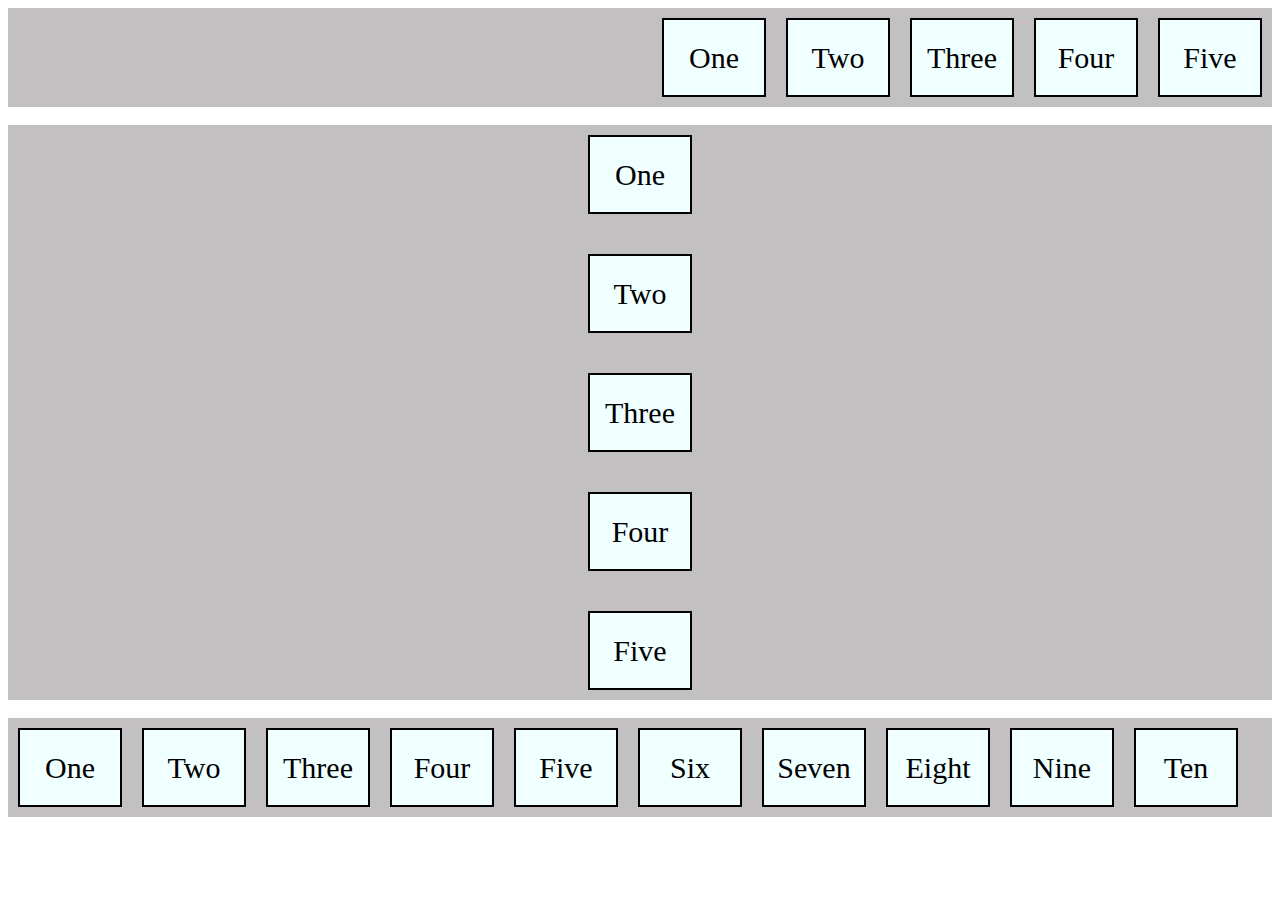
<file: Flexbox assignment/Q02/index.html>
<!DOCTYPE html>
<html lang="en">
<head>
    <meta charset="UTF-8">
    <meta name="viewport" content="width=device-width, initial-scale=1.0">
    <title>Document</title>
    <link rel="stylesheet" href="style.css">
</head>
<body>
    <div class="Box">
        <div>One</div>
        <div>Two</div>
        <div>Three</div>
        <div>Four</div>
        <div>Five</div>
    </div>
    <br/>
    <div class="Box1">
        <div>One</div>
        <div>Two</div>
        <div>Three</div>
        <div>Four</div>
        <div>Five</div>
    </div>
    <br/>
    <div class="Box2">
        <div>One</div>
        <div>Two</div>
        <div>Three</div>
        <div>Four</div>
        <div>Five</div>
        <div>Six</div>
        <div>Seven</div>
        <div>Eight</div>
        <div>Nine</div>
        <div>Ten</div>
    </div>

</body>
</html>
</file>
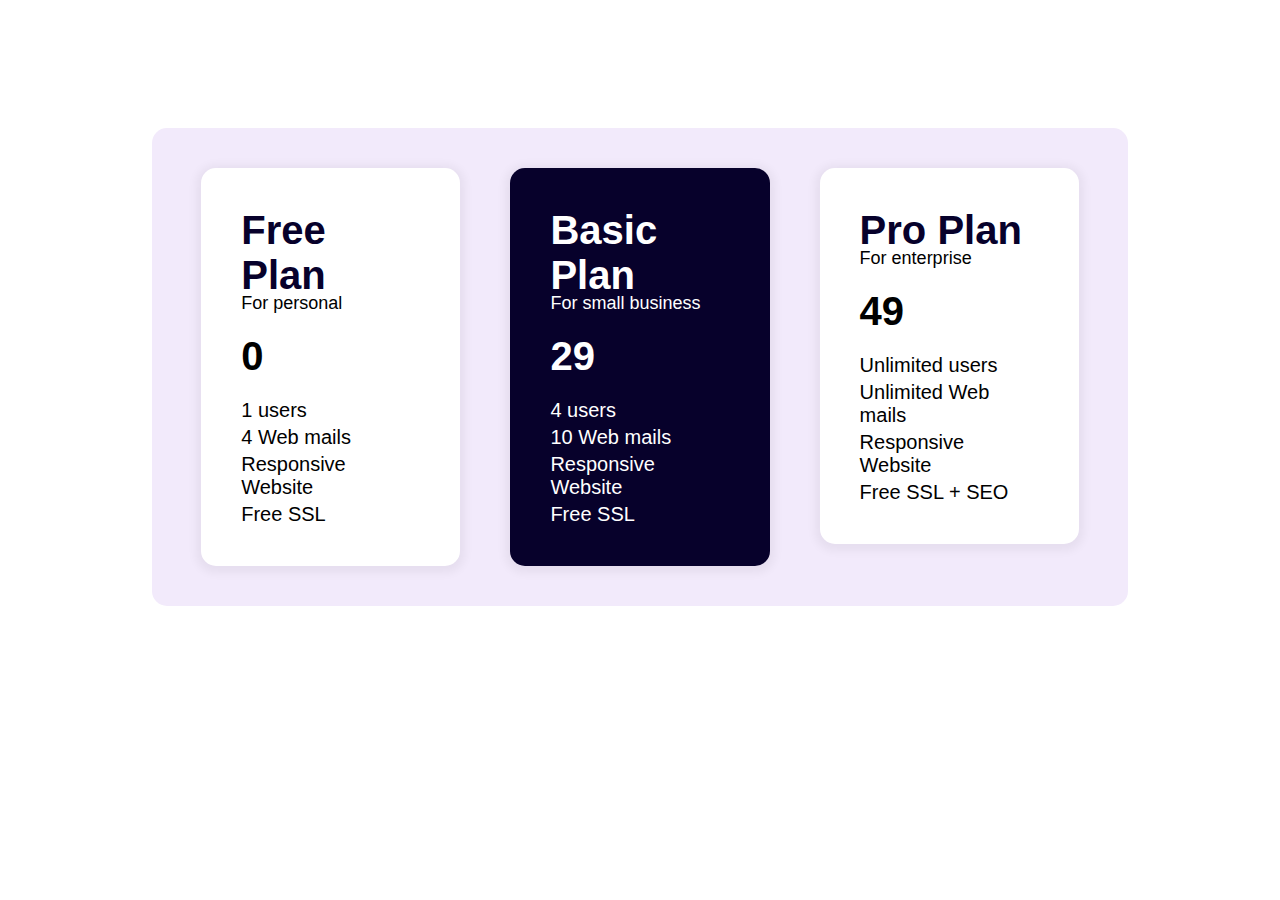
<file: Flexbox assignment/Q04/index.html>
<!DOCTYPE html>
<html lang="en">
<head>
    <meta charset="UTF-8">
    <meta name="viewport" content="width=device-width, initial-scale=1.0">
    <title>Document</title>
    <link rel="stylesheet" href="style.css">
    <link rel="stylesheet" href="https://cdnjs.cloudflare.com/ajax/libs/font-awesome/6.6.0/css/all.min.css" integrity="sha512-Kc323vGBEqzTmouAECnVceyQqyqdsSiqLQISBL29aUW4U/M7pSPA/gEUZQqv1cwx4OnYxTxve5UMg5GT6L4JJg==" crossorigin="anonymous" referrerpolicy="no-referrer" />
</head>
<body>
    <div class="wrapper">
        <div class="First">
            <div class="Plan">
                <b>Free Plan</b>
                <span>For personal</span>
            </div>
            <h1><i class="fa-regular fa-dollar-sign"></i>0</h1>
            <div class="features">
                <div><i class="fa-solid fa-circle-check"></i> 1 users</div>
                <div><i class="fa-solid fa-circle-check"></i> 4 Web mails</div>
                <div><i class="fa-solid fa-circle-check"></i> Responsive Website</div>
                <div><i class="fa-solid fa-circle-check"></i> Free SSL</div>
            </div>
        </div>
        <div class="middle">
            <div class="Plan">
                <b>Basic Plan</b>
                <span>For small business</span>
            </div>
            <h1><i class="fa-regular fa-dollar-sign"></i>29</h1>
            <div class="features">
                <div><i class="fa-solid fa-circle-check"></i>  4 users</div>
                <div><i class="fa-solid fa-circle-check"></i>  10 Web mails</div>
                <div><i class="fa-solid fa-circle-check"></i>  Responsive Website</div>
                <div><i class="fa-solid fa-circle-check"></i>  Free SSL</div>
            </div>
        </div>
        <div class="First">
            <div class="Plan">
                <b>Pro Plan</b>
                <span>For enterprise</span>
            </div>
            <h1><i class="fa-regular fa-dollar-sign"></i>49</h1>
            <div class="features">
                <div><i class="fa-solid fa-circle-check"></i> Unlimited users</div>
                <div><i class="fa-solid fa-circle-check"></i> Unlimited Web mails</div>
                <div><i class="fa-solid fa-circle-check"></i> Responsive Website</div>
                <div><i class="fa-solid fa-circle-check"></i> Free SSL + SEO</div>
            </div>
        </div>
    </div>
</body>
</html>
</file>
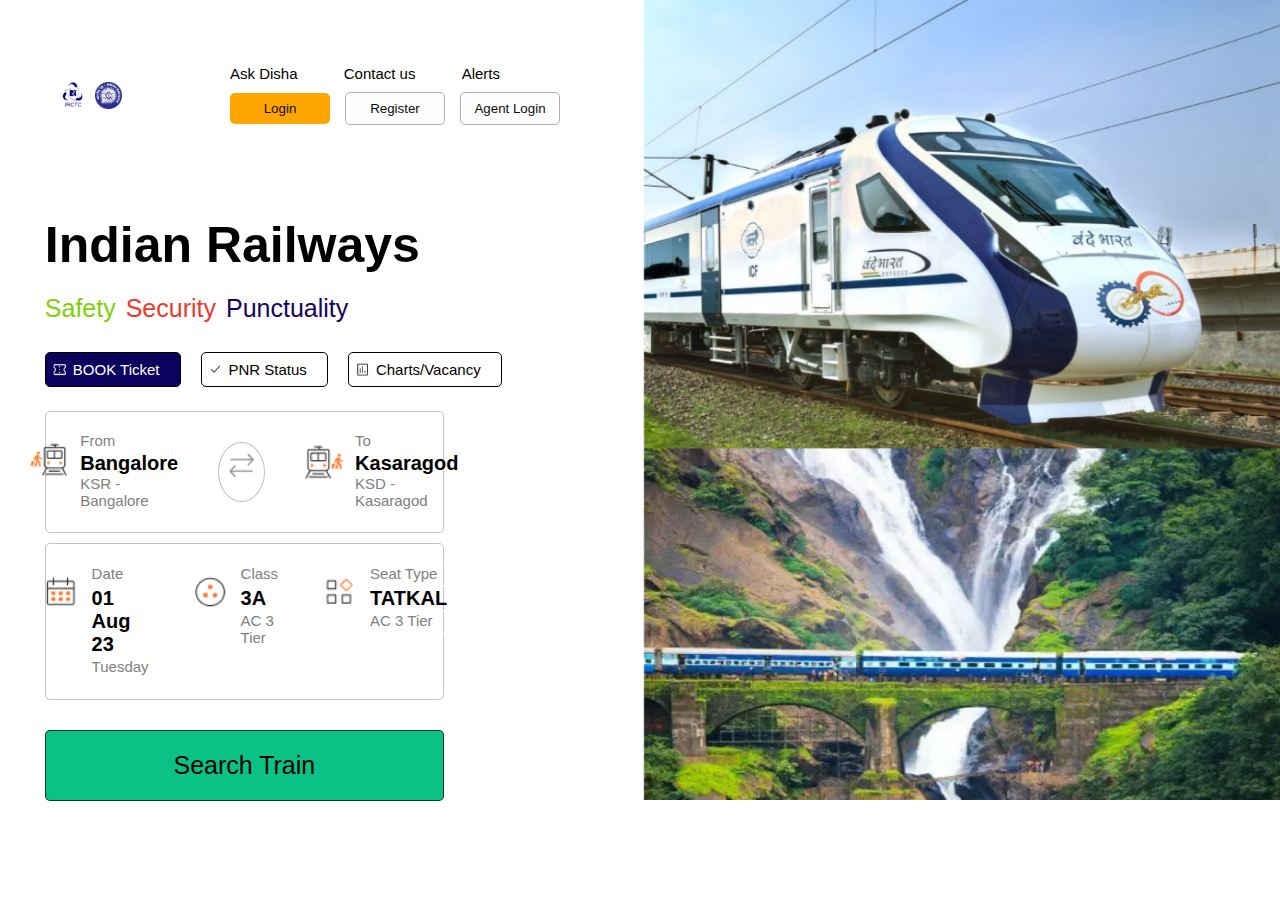
<file: Flexbox assignment/Q05/index.html>
<!DOCTYPE html>
<html lang="en">
<head>
    <meta charset="UTF-8">
    <meta name="viewport" content="width=device-width, initial-scale=1.0">
    <title>Document</title>
    <link rel="stylesheet" href="style.css">
    <link rel="stylesheet" href="https://cdnjs.cloudflare.com/ajax/libs/font-awesome/6.6.0/css/all.min.css" integrity="sha512-Kc323vGBEqzTmouAECnVceyQqyqdsSiqLQISBL29aUW4U/M7pSPA/gEUZQqv1cwx4OnYxTxve5UMg5GT6L4JJg==" crossorigin="anonymous" referrerpolicy="no-referrer" />
</head>
<body>
    <div class="wrapper">
        <div class="leftside">
            <div class="header">
                <div class="logo">
                    <img src="IRCTC-logo.png" alt="logo" class="logo1">
                    <img src="indian railway.png" alt="railway logo" class="logo2">
                </div>
                <div class="header_right">
                    <ul class="right_top">
                        <li>Ask Disha</li>
                        <li>Contact us</li>
                        <li>Alerts</li>
                    </ul>
                    <div class="right_bottom">
                        <button style="background-color: orange; border: 0cap;">Login</button>
                        <button>Register</button>
                        <button>Agent Login</buttton>
                    </div>
                </div>
            </div>
            <div class="body">
                <div class="body_header">
                    <h1>Indian Railways</h1>
                    <ul class="text">
                        <li class="text1">Safety</li>
                        <li class="text2">Security</li>
                        <li class="text3">Punctuality</li>
                    </ul>
                </div>
                <div class="body_content">
                    <div class="content_bar">
                        <ul>
                            <li class="bookticket">
                            <img src="bookticket.png" alt="">
                            <p>BOOK Ticket</p>
                            </li>
                            <li>
                            <img src="tick.png" alt="">
                            <p> PNR Status</p>
                            </li>
                            <li>
                            <img src="chart.png" alt="">
                            <p> Charts/Vacancy</p>
                            </li>
                        </ul>
                    </div>
                    <div class="bar">
                        <div class="bar1">
                            <div class="from">
                                <div>
                                    <img src="from train.png" alt="from_train" class="from_logo">
                                </div>
                                <div>
                                    <div class="items" style="color: grey; padding-bottom: 3px;">From <i class="fa-solid fa-angle-down"></i></div>
                                    <div class="items" style="font-size: 20px;"><b>Bangalore</b></div>
                                    <div class="items" style="color: grey; padding-bottom: 3px;">KSR - Bangalore</div>
                                </div>
                            </div>
                            <div class="middle">
                                <img src="Vector.png" alt="arrow" class="arrow_logo">
                            </div>
                            <div class="To">
                                <div>
                                    <img src="to tarin.png" alt="to" class="to_logo">
                                </div>
                                <div>
                                    <div class="items" style="color: grey; padding-bottom: 3px;">To <i class="fa-solid fa-angle-down"></i></div>
                                    <div class="items" style="font-size: 20px;"><b>Kasaragod</b></div>
                                    <div class="items" style="color: grey; padding-bottom: 3px;">KSD - Kasaragod</div>
                                </div>
                            </div>
                        </div>
                        <div class="bar2">
                            <div class="date">
                                <div>
                                    <img src="calender.png" alt="date" class="calender_logo">
                                </div>
                                <div>
                                    <div class="items" style="color: grey; padding-bottom: 3px;">Date <i class="fa-solid fa-angle-down"></i></div>
                                    <div class="items" style="font-size: 20px;"><b>01 Aug 23</b></div>
                                    <div class="items" style="color: grey; padding-bottom: 3px;">Tuesday</div>
                                </div>
                            </div>
                            <div class="class">
                                <div>
                                    <img src="load.png" alt="class" class="class_logo">
                                </div>
                                <div>
                                    <div class="items" style="color: grey; padding-bottom: 3px;">Class <i class="fa-solid fa-angle-down"></i></div>
                                    <div class="items" style="font-size: 20px;"><b>3A</b></div>
                                    <div class="items" style="color: grey; padding-bottom: 3px;">AC 3 Tier</div>
                                </div>
                            </div>
                            <div class="seat_type">
                                <div>
                                    <img src="seat.png" alt="seat" class="seat_logo">
                                </div>
                                <div>
                                    <div class="items" style="color: grey; padding-bottom: 3px;">Seat Type <i class="fa-solid fa-angle-down"></i></div>
                                    <div class="items" style="font-size: 20px;"><b>TATKAL</b></div>
                                    <div class="items" style="color: grey; padding-bottom: 3px;">AC 3 Tier</div>
                                </div>
                            </div>
                        </div>
                    </div>
                    <div class="button">
                        <div>Search Train  <i class="fa-solid fa-arrow-right"></i></div>
                    </div>
                </div>
            </div>
        </div>
        <div class="rightside">
            <img src="image (8).png" alt="image" class="bg">
        </div>
    </div>
</body>
</html>
</file>
<file: Flexbox assignment/Q02/style.css>
.Box{
    display: flex;
    flex-direction: row;
    background-color: rgb(194, 192, 192);
    justify-content: end;
}
.Box > div{
    border: 2px solid black; 
    background-color: azure;
    width: 100px;
    margin: 10px;
    text-align: center;
    line-height: 75px;
    font-size: 30px;
}
.Box1{
    display: flex;
    flex-direction: column;
    background-color: rgb(194, 192, 192);
    gap:20px;
    align-items: center ;
}
.Box1 > div{
    border: 2px solid black; 
    background-color: azure;
    width: 100px;
    margin: 10px;
    text-align: center;
    line-height: 75px;
    font-size: 30px;
}
.Box2{
    display: flex;
    flex-wrap: wrap;
    background-color: rgb(194, 192, 192); 
}
.Box2 > div{
    border: 2px solid black; 
    background-color: azure;
    width: 100px;
    margin: 10px;
    text-align: center;
    line-height: 75px;
    font-size: 30px;
}
</file>
<file: Flexbox assignment/Q04/style.css>
*{
    margin: 0px;
    padding:0px;
}
body{
    font-family: sans-serif;
}
.wrapper{
    display: flex;
    flex-wrap: wrap;
    justify-content: center;
    background-color: rgb(242, 234, 251);
    border-radius: 15px;
    gap:50px;
    padding: 40px ;
    width:70%;
    margin: 10% auto;
}
.wrapper>.First{
    width:20%;
    height: 25%;
    background-color: rgb(255, 255, 255);
    border-radius: 15px;
    padding: 40px;
    box-shadow: 0px 2px 10px 5px rgba(0,0,0,0.05);
}
.wrapper>.First>.Plan>b{
    display: block;
    font-size: 40px;
    color: rgb(7, 1, 43);;
    margin-bottom: -5px;
}
.wrapper>.First>.Plan>span{
    font-size: 18px;
}
.wrapper .First h1{
    font-size: 40px;
    padding: 20px 0px 20px 0px;
}
.wrapper>.First>.features{
    display: flex;
    flex-direction: column;
    gap: 4px;
}
.wrapper>.First>.features>div{
    font-size: 20px;
}
.wrapper>.middle{
    width: 20%;
    height: 25%;
    background-color: rgb(7, 1, 43);
    border-radius: 15px;
    padding: 40px;
    box-shadow: 0px 2px 10px 5px rgba(0,0,0,0.05);
}

.wrapper>.middle{
    color: white;
    display: block;
}
.wrapper>.middle>.Plan>b{
    display: block;
    font-size: 40px;
    margin-bottom: -5px;
}
.wrapper>.middle>.Plan>span{
    font-size: 18px;
}
.wrapper .middle h1{
    font-size: 40px;
    padding: 20px 0px 20px 0px;
}
.wrapper>.middle>.features>div{
    font-size: 20px;
}
.wrapper>.middle>.features{
    display: flex;
    flex-direction: column;
    gap: 4px;
}
</file>
<file: Flexbox assignment/Q05/style.css>
*{
    margin: 0%;
    padding:0%;
}
body{
    font-family: sans-serif;
}
.wrapper{
    display: flex;
    width: 100%;
}
.wrapper>.leftside>.header{
    display: flex;
    justify-content: space-between;
    align-items: center;
    padding: 50px;
    height: 10vh;

}
.wrapper>.leftside>.header>.logo{
    display: flex;
}
.wrapper>.leftside>.header>.logo>.logo1{
    width: 25%;
    height: 60%;
}
.wrapper>.leftside>.header>.logo>.logo2{
    width: 15%;
    height: 50%;
}
.wrapper>.leftside>.header>.header_right{
    display: flex;
    flex-direction: column;
}
.wrapper>.leftside>.header>.header_right>.right_top{
    list-style-type: none;
    display: flex;
    float: left;
    justify-content: space-between;
    gap: 40px;
    align-items: center ;
    margin-right: 25%;
}
.wrapper>.leftside>.header>.header_right>.right_top>li{
    font-size: 15px;
}
.wrapper>.leftside>.header>.header_right>.right_top>div{
    padding: 15px;
}
.wrapper>.leftside>.header>.header_right>.right_bottom{
    display: flex;
    justify-content: space-between;
    gap: 15px;
    align-items: center;
    font-weight: bold;
    margin-right: 30px;
    padding-top: 10px;
}
.wrapper>.leftside>.header>.header_right>.right_bottom>button{
    padding: 8px 8px ;
    border: 1px solid rgb(180, 174, 174);
    color: #0c0b0b;
    background-color: #fefefe;
    border-radius: 5px;
    width: 100px;
}
.wrapper .body {
    display: flex;
    flex-direction: column;
    padding-left: 7%;
    font-size: 25px;
    margin-top: 4%;
}
.wrapper .body .body_header .text{
    font-size: 25px;
    list-style-type: none;
    display: flex;
    gap:10px;
    padding-top: 20px;
}
.wrapper .body .body_header .text .text1{
    color:rgb(127, 208, 6)
}
.wrapper .body .body_header .text .text2{
    color:rgb(236, 58, 46)
}
.wrapper .body .body_header .text .text3{
    color:rgb(23, 5, 89)
}

.wrapper .leftside .body .body_content .content_bar
{
    display: flex;
    flex-direction: row;
    width:100%;
    gap: 20px;
}
.wrapper .leftside .body .body_content .content_bar ul{
    list-style-type: none;
    display: flex;
    flex-direction: row;
    width: 100%;
    gap: 20px;
}
.wrapper .leftside .body .body_content .content_bar ul li{
    display: flex;
    gap: 6px;
    padding: 8px 20px 8px 6px;
    border: 1px solid black;
    margin-top: 5%;
    margin-bottom: 4%;
    border-radius: 5px;
}
.wrapper .leftside .body .body_content .content_bar .bookticket{
    background-color: rgb(10, 2, 92);
    color: #fefefe;
}
.wrapper .leftside .body .body_content .content_bar ul li p{
    font-size: 15px;
    
}
.wrapper .leftside .body .body_content .content_bar ul li img{
    width: 15px;
}
.wrapper .leftside .body .body_content .bar{
    display: flex;
    flex-direction: column;
    gap: 10px;
}
.wrapper .leftside .body .body_content .bar .bar1{
    display: flex;
    border: 1px solid rgb(197, 194, 194);
    border-radius: 5px;
    padding: 20px;
    width: 60%;
    height: 100%;
    justify-content: center;
    gap: 40px;
}
.wrapper .leftside .body .body_content .bar .bar1 .from{
    display: flex;
    gap: 10px;
}
.wrapper .leftside .body .body_content .bar .bar1 .from_logo{
    width: 40px;
    margin-top: 8px;
}
.wrapper .leftside .body .body_content .bar .bar1 .items{
    font-size: 15px;
    text-align: left;
}
.wrapper .leftside .body .body_content .bar .bar1 .middle{
    border: 1px solid rgba(180, 178, 178, 0.8);
    padding: 10px;
    margin-top: 10px;
    margin-bottom: 10px;
    border-radius: 60%;
}
.wrapper .leftside .body .body_content .bar .bar1 .arrow_logo{
    width: 25px;
    height:25px;
}
.wrapper .leftside .body .body_content .bar .bar1 .To{
    display: flex;
    gap: 10px;
}
.wrapper .leftside .body .body_content .bar .bar1 .to_logo{
    width: 40px;
    margin-top: 10px;
}
.wrapper .leftside .body .body_content .bar .bar2{
    display: flex;
    border: 1px solid rgb(197, 194, 194);
    border-radius: 5px;
    padding: 20px;
    width: 60%;
    height: 100%;
    justify-content: center;
    gap: 40px;
}
.wrapper .leftside .body .body_content .bar .bar2 .date{
    display: flex;
    gap: 10px;
}
.wrapper .leftside .body .body_content .bar .bar2 .calender_logo{
    width: 40px;
    margin-top: 8px;
}
.wrapper .leftside .body .body_content .bar .bar2 .items{
    border:1px solid rgba(255, 255, 255, 0.8);
    font-size: 15px;
    text-align: left;
}
.wrapper .leftside .body .body_content .bar .bar2 .class{
    display: flex;
    gap: 10px;
}
.wrapper .leftside .body .body_content .bar .bar2 .class_logo{
    width: 40px;
    margin-top: 8px;
}
.wrapper .leftside .body .body_content .bar .bar2 .items{
    border:1px solid rgba(255, 255, 255, 0.8);
    font-size: 15px;
    text-align: left;
}
.wrapper .leftside .body .body_content .bar .bar2 .seat_type{
    display: flex;
    gap: 10px;
}
.wrapper .leftside .body .body_content .bar .bar2 .seat_logo{
    width: 40px;
    margin-top: 8px;
}
.wrapper .leftside .body .body_content .bar .bar2 .items{
    border:1px solid rgba(255, 255, 255, 0.8);
    font-size: 15px;
    text-align: left;
}
.wrapper .leftside .body .body_content .button{
    border: 1px solid rgba(19, 19, 19, 0.8);
    border-radius: 5px;
    width: 60%;
    height: 20%;
    padding: 20px;
    background-color: rgb(10, 194, 133);
    margin-top: 30px;
    text-align:center ;
}
.wrapper .rightside .bg{
    width: 40rem;
    height: 50rem;
}
</file>
